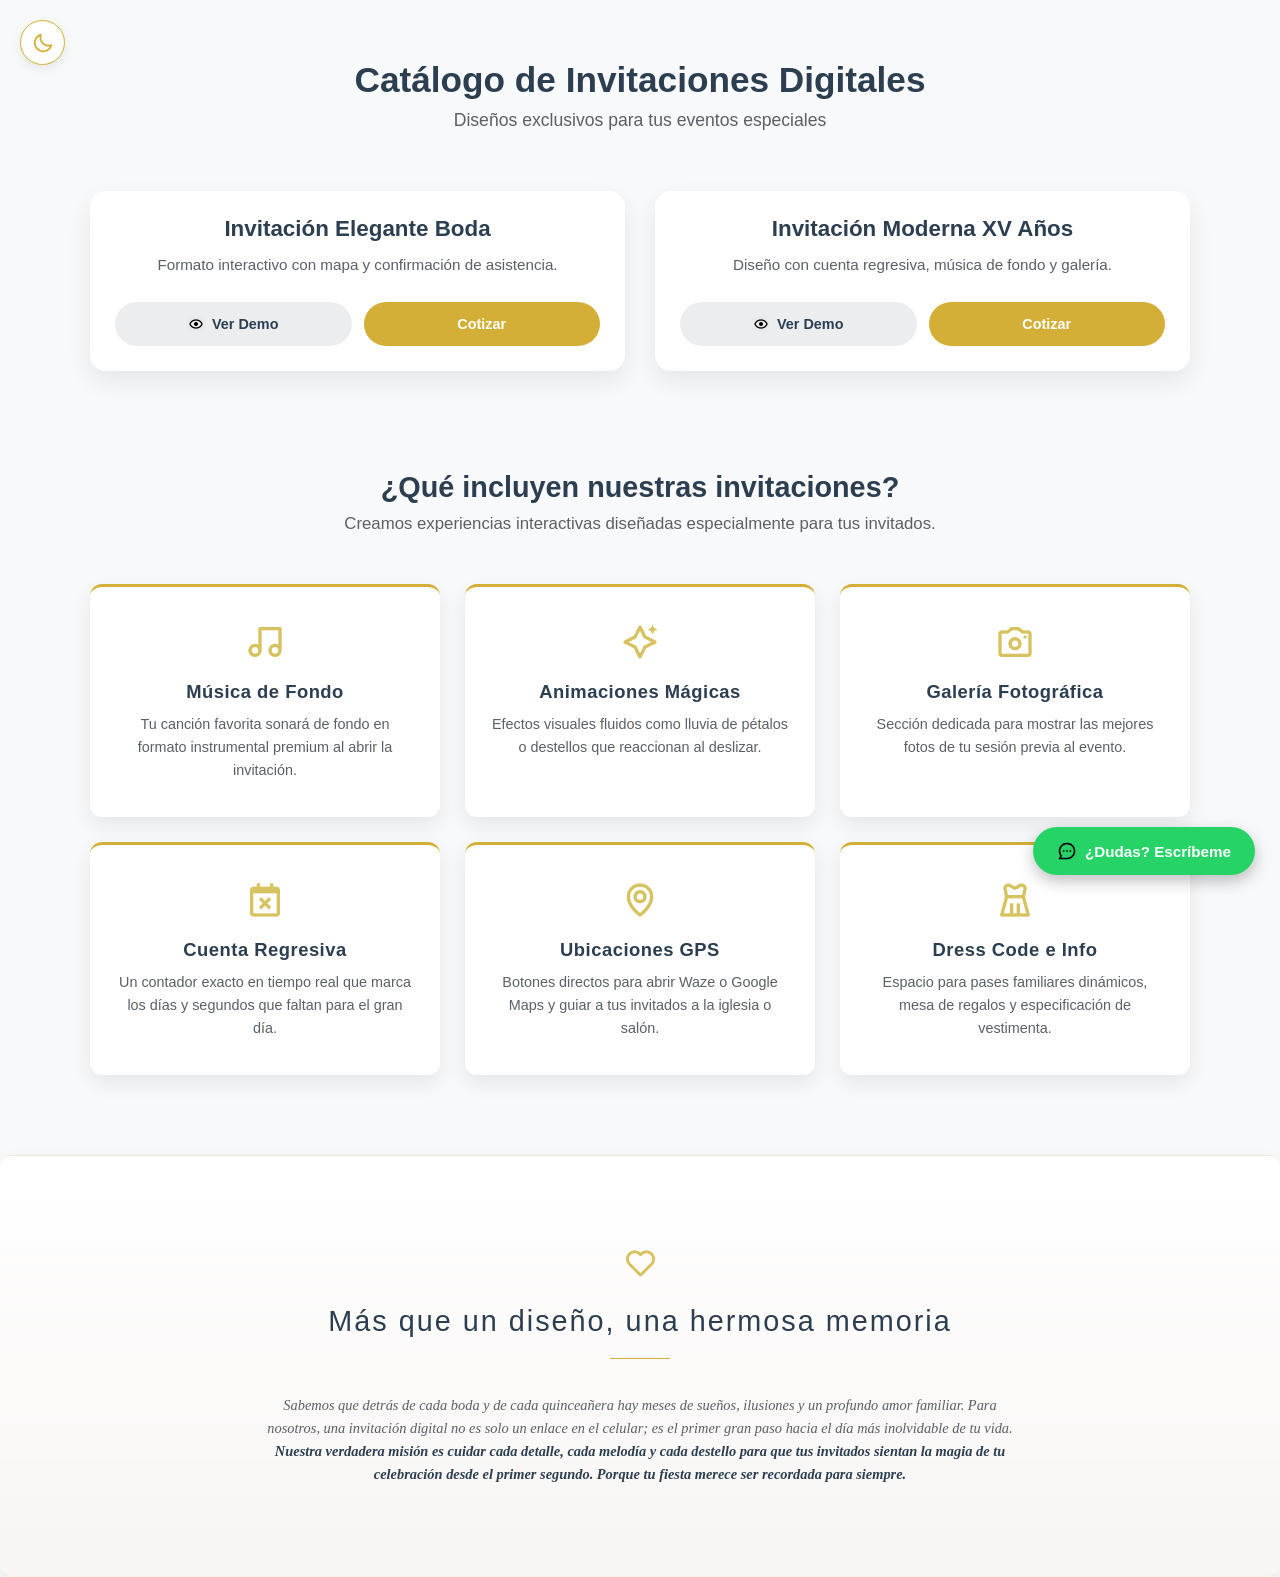
<file: index.html>
<!DOCTYPE html>
<html lang="es">
<head>
    <meta charset="UTF-8">
    <meta name="viewport" content="width=device-width, initial-scale=1.0">
    <title>Catálogo de Invitaciones Digitales</title>
    <link rel="stylesheet" href="styles.css"> <!-- Asegúrate de que el nombre coincida (style.css o styles.css) -->
</head>
<body>

    <!-- BOTÓN DE MODO OSCURO FLOTANTE SUPERIOR -->
    <button class="btn-modo-oscuro" onclick="toggleDarkMode()">
        <img src="img/luna.png" alt="Modo Oscuro" id="icono-modo">
    </button>

    <header class="encabezado">
        <h1>Catálogo de Invitaciones Digitales</h1>
        <p>Diseños exclusivos para tus eventos especiales</p>
    </header>

        <!-- CUADRÍCULA DE DEMOS ULTRA MINIMALISTA (SIN PORTADAS CONGELADAS) -->
    <main class="grid-catalogo">
        
        <!-- Tarjeta 1: Boda -->
        <div class="tarjeta-invitacion">
            <div class="info">
                <h3>Invitación Elegante Boda</h3>
                <p>Formato interactivo con mapa y confirmación de asistencia.</p>
                <div class="botones-contenedor">
                    <button class="btn-demo" onclick="abrirDemo('demos/demo-boda/index.html')">
                        <img src="img/ver.png" alt="Ver"> Ver Demo
                    </button>
                    <a href="https://wa.me" class="btn-ordenar" target="_blank">Cotizar</a>
                </div>
            </div>
        </div>

        <!-- Tarjeta 2: XV Años -->
        <div class="tarjeta-invitacion">
            <div class="info">
                <h3>Invitación Moderna XV Años</h3>
                <p>Diseño con cuenta regresiva, música de fondo y galería.</p>
                <div class="botones-contenedor">
                    <button class="btn-demo" onclick="abrirDemo('demos/demo-xv/index.html')">
                        <img src="img/ver.png" alt="Ver"> Ver Demo
                    </button>
                    <a href="https://wa.me" class="btn-ordenar" target="_blank">Cotizar</a>
                </div>
            </div>
        </div>

    </main>


    <!-- NUEVA SECCIÓN DE CARACTERÍSTICAS / DETALLES INCLUIDOS -->
    <section class="seccion-detalles">
        <h2>¿Qué incluyen nuestras invitaciones?</h2>
        <p class="sub-detalles">Creamos experiencias interactivas diseñadas especialmente para tus invitados.</p>
        
        <div class="grid-detalles">
            <!-- Detalle 1: Música -->
            <div class="tarjeta-detalle">
                <img src="img/musica-cat.png" alt="Música">
                <h4>Música de Fondo</h4>
                <p>Tu canción favorita sonará de fondo en formato instrumental premium al abrir la invitación.</p>
            </div>

            <!-- Detalle 2: Animaciones -->
            <div class="tarjeta-detalle">
                <img src="img/animacion.png" alt="Animaciones">
                <h4>Animaciones Mágicas</h4>
                <p>Efectos visuales fluidos como lluvia de pétalos o destellos que reaccionan al deslizar.</p>
            </div>

            <!-- Detalle 3: Galería -->
            <div class="tarjeta-detalle">
                <img src="img/galeria.png" alt="Galería">
                <h4>Galería Fotográfica</h4>
                <p>Sección dedicada para mostrar las mejores fotos de tu sesión previa al evento.</p>
            </div>

            <!-- Detalle 4: Cuenta Regresiva -->
            <div class="tarjeta-detalle">
                <img src="img/reloj-cat.png" alt="Reloj">
                <h4>Cuenta Regresiva</h4>
                <p>Un contador exacto en tiempo real que marca los días y segundos que faltan para el gran día.</p>
            </div>

            <!-- Detalle 5: Mapas GPS -->
            <div class="tarjeta-detalle">
                <img src="img/mapa-cat.png" alt="GPS">
                <h4>Ubicaciones GPS</h4>
                <p>Botones directos para abrir Waze o Google Maps y guiar a tus invitados a la iglesia o salón.</p>
            </div>

            <!-- Detalle 6: Código de Vestimenta -->
            <div class="tarjeta-detalle">
                <img src="img/gala-cat.png" alt="Dress Code">
                <h4>Dress Code e Info</h4>
                <p>Espacio para pases familiares dinámicos, mesa de regalos y especificación de vestimenta.</p>
            </div>
        </div>
    </section>

        <!-- SECCIÓN EMOCIONAL CON ID CORREGIDO -->
    <section class="seccion-emocional tarjeta-detalle">
        <div class="contenedor-emocional">
            <div class="icono-emocional">
                <!-- LE AGREGAMOS EL ID EXACTO AQUÍ -->
                <img src="img/corazon.png" alt="Corazón" id="icono-corazon">
            </div>
            <h2>Más que un diseño, una hermosa memoria</h2>
            <div class="linea-gala"></div>
            <p class="texto-emotivo">
                Sabemos que detrás de cada boda y de cada quinceañera hay meses de sueños, ilusiones y un profundo amor familiar. Para nosotros, una invitación digital no es solo un enlace en el celular; es el primer gran paso hacia el día más inolvidable de tu vida.
            </p>
            <p class="texto-emotivo enfatizado">
                Nuestra verdadera misión es cuidar cada detalle, cada melodía y cada destello para que tus invitados sientan la magia de tu celebración desde el primer segundo. Porque tu fiesta merece ser recordada para siempre.
            </p>
        </div>
    </section>




    <!-- VENTANA MODAL (Simulador de Celular) -->
    <div id="modalDemo" class="modal-overlay">
        <button class="btn-cerrar" onclick="cerrarDemo()">
            <img src="img/cerrar.png" alt="Cerrar">
        </button>
        <div class="modal-celular">
            <iframe id="iframeDemo" src="" frameborder="0"></iframe>
        </div>
    </div>

    <!-- BOTÓN WHATSAPP FLOTANTE -->
    <a href="https://wa.me" class="btn-whatsapp" target="_blank">
        <img src="img/mensaje.png" alt="Mensaje"> ¿Dudas? Escríbeme
    </a>

    <!-- SCRIPT DEL MODO OSCURO Y MODAL -->
    <script>
        function abrirDemo(urlInvitacion) {
            document.getElementById('iframeDemo').src = urlInvitacion;
            document.getElementById('modalDemo').classList.add('activo');
        }

        function cerrarDemo() {
            document.getElementById('modalDemo').classList.remove('activo');
            // Forzamos al iframe a ponerse en blanco al cerrar para que se reactive el cargador la próxima vez
            document.getElementById('iframeDemo').src = 'about:blank';
        }


        // Lógica de alternar entre modo claro y oscuro
        function toggleDarkMode() {
            document.body.classList.toggle('dark-mode');
            const icono = document.getElementById('icono-modo');
            if (document.body.classList.contains('dark-mode')) {
                icono.src = "img/sol.png"; // Cambia el icono a un sol si está oscuro
            } else {
                icono.src = "img/luna.png"; // Cambia a luna si está claro
            }
        }


                // DETECTOR INTERACTIVO DE SCROLL (SCROLL REVEAL)
        function verificarScroll() {
            // Selecciona todas las tarjetas del portafolio y características
            const elementos = document.querySelectorAll('.tarjeta-invitacion, .tarjeta-detalle');
            
            elementos.forEach(elemento => {
                const posicionElemento = elemento.getBoundingClientRect().top;
                const alturaPantalla = window.innerHeight * 0.92; // Se activa un poco antes de llegar al elemento
                
                // Si el elemento ya entró en la zona visible de la pantalla, se muestra
                if (posicionElemento < alturaPantalla) {
                    elemento.classList.add('visible');
                }
            });
        }

        // Escuchar el evento de movimiento del usuario y ejecutar al cargar la página
        window.addEventListener('scroll', verificarScroll);
        window.addEventListener('load', verificarScroll);

    </script>














<!-- Script de Protección Intelectual y Anticlón -->
<script>
    // Bloquear clic derecho (Menú de inspección básico)
    document.addEventListener('contextmenu', function(e) {
        e.preventDefault();
    });

    // Bloquear combinaciones de teclado de inspección (F12, Ctrl+Shift+I, Ctrl+U)
    document.addEventListener('keydown', function(e) {
        if (e.keyCode == 123 || 
            (e.ctrlKey && e.shiftKey && e.keyCode == 73) || 
            (e.ctrlKey && e.shiftKey && e.keyCode == 74) || 
            (e.ctrlKey && e.keyCode == 85)) {
            e.preventDefault();
            return false;
        }
    });
</script>











</body>





</html>
</file>
<file: styles.css>
/* ==========================================================================
   VARIABLES GLOBALES Y TIPO DE FUENTE
   ========================================================================== */
:root {
    /* Modo Claro (Por defecto) */
    --fondo-sitio: #f8f9fa;
    --fondo-tarjeta: #ffffff;
    --texto-principal: #2c3e50;
    --texto-secundario: #5a6065;
    --oro-botones: #d4af37;
    --oro-hover: #bfa030;
    --whatsapp-verde: #25d366;
    --sombra-premium: rgba(0, 0, 0, 0.08);
}

/* Reglas automáticas cuando se activa el Modo Oscuro vía JavaScript */
body.dark-mode {
    --fondo-sitio: #121212;
    --fondo-tarjeta: #1e1e1e;
    --texto-principal: #f8f9fa;
    --texto-secundario: #b3b3b3;
    --sombra-premium: rgba(0, 0, 0, 0.4);
}

body {
    font-family: 'Segoe UI', Tahoma, Geneva, Verdana, sans-serif;
    margin: 0;
    background-color: var(--fondo-sitio);
    color: var(--texto-principal);
    transition: background-color 0.3s ease, color 0.3s ease;
}

/* ==========================================================================
   BOTÓN MODO OSCURO (FLOTANTE SUPERIOR)
   ========================================================================== */
.btn-modo-oscuro {
    position: fixed;
    top: 20px;
    left: 20px;
    z-index: 1500;
    background-color: var(--fondo-tarjeta);
    border: 1px solid var(--oro-botones);
    width: 45px;
    height: 45px;
    border-radius: 50%;
    cursor: pointer;
    display: flex;
    justify-content: center;
    align-items: center;
    box-shadow: 0 4px 12px var(--sombra-premium);
    transition: transform 0.2s ease, background-color 0.3s ease;
}

.btn-modo-oscuro:hover {
    transform: scale(1.08);
}

.btn-modo-oscuro img {
    width: 22px;
    height: 22px;
    object-fit: contain;
}

/* ==========================================================================
   HEADER Y CUADRÍCULA DE INVITACIONES
   ========================================================================== */
.encabezado {
    text-align: center;
    padding: 60px 20px 40px 20px;
}

.encabezado h1 {
    font-size: 2.2rem;
    margin: 0 0 10px 0;
}

.encabezado p {
    color: var(--texto-secundario);
    margin: 0;
    font-size: 1.1rem;
}

.grid-catalogo {
    display: grid;
    grid-template-columns: repeat(auto-fit, minmax(320px, 1fr));
    gap: 30px;
    padding: 20px;
    max-width: 1100px;
    margin: 0 auto;
}

.tarjeta-invitacion {
    background-color: var(--fondo-tarjeta);
    border-radius: 16px;
    overflow: hidden;
    box-shadow: 0 10px 25px var(--sombra-premium);
    transition: transform 0.3s ease, box-shadow 0.3s ease, background-color 0.3s ease;
    text-align: center;
}

.tarjeta-invitacion:hover {
    transform: translateY(-5px);
    box-shadow: 0 15px 35px var(--sombra-premium);
}

.tarjeta-invitacion img {
    width: 100%;
    height: 300px;
    object-fit: cover;
    background-color: #eaeaea;
}

.info {
    padding: 25px;
}

.info h3 {
    margin: 0 0 12px 0;
    font-size: 1.4rem;
}

.info p {
    color: var(--texto-secundario);
    font-size: 0.95rem;
    margin: 0 0 25px 0;
    line-height: 1.5;
}

/* Botones de las tarjetas */
.botones-contenedor {
    display: flex;
    gap: 12px;
    justify-content: center;
}

.btn-demo, .btn-ordenar {
    flex: 1;
    padding: 14px 20px;
    text-decoration: none;
    border-radius: 30px;
    font-weight: bold;
    font-size: 0.9rem;
    cursor: pointer;
    border: none;
    display: inline-flex;
    align-items: center;
    justify-content: center;
    gap: 8px;
    transition: background-color 0.2s ease, transform 0.1s ease;
}

.btn-demo {
    background-color: #ebedef;
    color: #2c3e50;
}

body.dark-mode .btn-demo {
    background-color: #333333;
    color: #ffffff;
}

.btn-demo:hover {
    background-color: #d5dbdb;
}

body.dark-mode .btn-demo:hover {
    background-color: #444444;
}

.btn-demo img {
    width: 16px !important;
    height: 16px !important;
    object-fit: contain;
}

.btn-ordenar {
    background-color: var(--oro-botones);
    color: white;
}

.btn-ordenar:hover {
    background-color: var(--oro-hover);
}

/* ==========================================================================
   NUEVA SECCIÓN: DETALLES Y CARACTERÍSTICAS
   ========================================================================== */
.seccion-detalles {
    padding: 80px 20px;
    max-width: 1100px;
    margin: 0 auto;
    text-align: center;
}

.seccion-detalles h2 {
    font-size: 1.8rem;
    margin: 0 0 10px 0;
}

.sub-detalles {
    color: var(--texto-secundario);
    font-size: 1.05rem;
    margin: 0 0 50px 0;
}

.grid-detalles {
    display: grid;
    grid-template-columns: repeat(auto-fit, minmax(280px, 1fr));
    gap: 25px;
}

.tarjeta-detalle {
    background-color: var(--fondo-tarjeta);
    padding: 35px 25px;
    border-radius: 12px;
    box-shadow: 0 8px 20px var(--sombra-premium);
    text-align: center;
    border-top: 3px solid var(--oro-botones);
    transition: background-color 0.3s ease, transform 0.2s ease;
}

.tarjeta-detalle:hover {
    transform: translateY(-3px);
}

.tarjeta-detalle img {
    width: 40px;
    height: 40px;
    object-fit: contain;
    margin-bottom: 15px;
}

.tarjeta-detalle h4 {
    margin: 0 0 10px 0;
    font-size: 1.15rem;
    letter-spacing: 0.5px;
}

.tarjeta-detalle p {
    color: var(--texto-secundario);
    font-size: 0.9rem;
    line-height: 1.6;
    margin: 0;
}

/* ==========================================================================
   SIMULADOR DE CELULAR (MODAL) Y WHATSAPP FLOTANTE
   ========================================================================== */
.modal-overlay {
    position: fixed;
    top: 0;
    left: 0;
    width: 100%;
    height: 100%;
    background-color: rgba(0, 0, 0, 0.8);
    display: flex;
    justify-content: center;
    align-items: center;
    z-index: 2000;
    opacity: 0;
    pointer-events: none;
    transition: opacity 0.3s ease;
}

.modal-overlay.activo {
    opacity: 1;
    pointer-events: auto;
}

.modal-celular {
    position: relative;
    width: 360px;
    height: 720px;
    background: #000;
    border: 12px solid #222;
    border-radius: 36px;
    box-shadow: 0 25px 50px rgba(0,0,0,0.5);
    overflow: hidden;
}

.modal-celular iframe {
    width: 100%;
    height: 100%;
    background: white;
}

.btn-cerrar {
    position: fixed;
    top: 30px;
    right: 30px;
    background: transparent;
    border: none;
    cursor: pointer;
    z-index: 3000;
    transition: transform 0.2s ease;
}

.btn-cerrar:hover {
    transform: scale(1.1);
}

.btn-cerrar img {
    width: 40px;
    height: 40px;
    object-fit: contain;
}

.btn-whatsapp {
    position: fixed;
    bottom: 25px;
    right: 25px;
    background-color: var(--whatsapp-verde);
    color: white;
    padding: 14px 24px;
    border-radius: 50px;
    text-decoration: none;
    font-weight: bold;
    font-size: 0.95rem;
    box-shadow: 0 6px 16px rgba(0,0,0,0.25);
    z-index: 1000;
    display: inline-flex;
    align-items: center;
    gap: 8px;
    transition: transform 0.2s ease, box-shadow 0.2s ease;
}

.btn-whatsapp:hover {
    transform: scale(1.04);
    box-shadow: 0 8px 20px rgba(0,0,0,0.3);
}

.btn-whatsapp img {
    width: 20px;
    height: 20px;
    object-fit: contain;
}


/* ==========================================================================
   ALGORITMO DE SUAVIZADO HD PARA ICONOS DE ALTA RESOLUCIÓN
   ========================================================================== */
.btn-demo img, 
.btn-whatsapp img, 
.btn-modo-oscuro img,
.btn-cerrar img,
.tarjeta-detalle img,
.lista-incluye li img {
    /* Desactiva el filtro borroso pero mantiene los bordes curvos y suaves */
    image-rendering: -webkit-optimize-contrast !important; /* Optimización para Chrome/Celulares */
    image-rendering: crisp-edges !important;               /* Optimización para monitores premium */
    
    /* Evita que el navegador deforme la imagen al hacerla pequeña */
    object-fit: contain;
}



/* ==========================================================================
   SISTEMA DE FILTROS CROMÁTICOS MAESTRO CON IDENTIFICADORES ÚNICOS
   ========================================================================== */

/* 1. Solo invertimos los botones que originalmente son negros y ocupan pasar a blanco */
body.dark-mode .btn-demo img,
body.dark-mode .btn-whatsapp img {
    filter: invert(1) brightness(2) !important;
    transition: filter 0.3s ease;
}

/* 2. Forzar que la equis de cierre del simulador pase a blanco puro */
body.dark-mode .btn-cerrar img {
    filter: invert(100%) !important;
}

/* 3. ☀️ BLINDAJE PARA EL SOL / LUNA (USA EL ID #icono-modo) */
#icono-modo,
body.dark-mode #icono-modo {
    filter: none !important; /* Cero filtros matemáticos, mantiene su dorado original */
    background: transparent !important;
    box-shadow: none !important;
}

/* 4. 💖 BLINDAJE PARA EL CORAZÓN SENTIMENTAL (USA EL ID #icono-corazon) */
#icono-corazon,
body.dark-mode #icono-corazon {
    filter: none !important; /* Destruye cualquier filtro azul o inversión por completo */
    background: transparent !important;
    box-shadow: none !important;
    display: inline-block !important;
}

/* 5. 🌸 BLINDAJE PARA LAS 6 CARACTERÍSTICAS DEL PORTAFOLIO */
.grid-detalles .tarjeta-detalle img,
body.dark-mode .grid-detalles .tarjeta-detalle img {
    filter: none !important; /* Protege tus 6 iconos dorados de 256px */
    background: transparent !important;
    box-shadow: none !important;
}







/* ==========================================================================
   NUEVAS MEJORAS: ANIMACIONES DE ENTRADA (SCROLL REVEAL)
   ========================================================================== */

/* Animación base para que las tarjetas suban y aparezcan suavemente */
@keyframes fadeInUp {
    from {
        opacity: 0;
        transform: translateY(20px);
    }
    to {
        opacity: 1;
        transform: translateY(0);
    }
}

/* ==========================================================================
   SCROLL REVEAL CORREGIDO: MOVIMIENTO ASCENDENTE AMPLIO Y FLUIDO
   ========================================================================== */

/* Todos los elementos nacen ocultos y MUCHO más abajo para un recorrido dramático */
.tarjeta-invitacion, .tarjeta-detalle, .seccion-emocional {
    opacity: 0;
    transform: translateY(80px); /* Aumentado de 30px a 80px para que se note el subidón */
    transition: opacity 1.2s cubic-bezier(0.215, 0.610, 0.355, 1), 
                transform 1.2s cubic-bezier(0.215, 0.610, 0.355, 1) !important;
}

/* Esta clase se activa con JavaScript al bajar el scroll */
.tarjeta-invitacion.visible, .tarjeta-detalle.visible, .seccion-emocional.visible {
    opacity: 1;
    transform: translateY(0);
}

/* Forzar que el bloque sentimental tenga su animación súper poética y amplia */
.seccion-emocional.tarjeta-detalle {
    opacity: 0;
    transform: translateY(100px) !important; /* El bloque de texto sube aún más desde abajo */
}

.seccion-emocional.tarjeta-detalle.visible {
    opacity: 1;
    transform: translateY(0) !important;
}



/* Retrasos en cascada calculados al milisegundo para las tarjetas de abajo */
.grid-detalles .tarjeta-detalle:nth-child(1) { transition-delay: 0.0s; }
.grid-detalles .tarjeta-detalle:nth-child(2) { transition-delay: 0.15s; }
.grid-detalles .tarjeta-detalle:nth-child(3) { transition-delay: 0.3s; }
.grid-detalles .tarjeta-detalle:nth-child(4) { transition-delay: 0.45s; }
.grid-detalles .tarjeta-detalle:nth-child(5) { transition-delay: 0.6s; }
.grid-detalles .tarjeta-detalle:nth-child(6) { transition-delay: 0.75s; }

/* ==========================================================================
   NUEVAS MEJORAS: EFECTO DE CARGA ELEGANTE (SIMULADOR CELULAR)
   ========================================================================== */

/* Forzar un color de fondo de carga dentro del marco del celular */
.modal-celular {
    background-color: #1a1a1a !important; /* Evita el chispazo blanco antes de cargar el iframe */
    position: relative;
}

/* Spinner dorado giratorio que simula una carga de App Real */
.modal-celular::before {
    content: "";
    position: absolute;
    top: 50%;
    left: 50%;
    width: 40px;
    height: 40px;
    margin-top: -20px;
    margin-left: -20px;
    border: 3px solid rgba(212, 175, 55, 0.1);
    border-top: 3px solid var(--oro-botones);
    border-radius: 50%;
    animation: girarLoader 0.8s linear infinite;
    z-index: 1; /* Se dibuja detrás del iframe cuando este ya cargó */
}

@keyframes girarLoader {
    0% { transform: rotate(0deg); }
    100% { rotate: 360deg; }
}

/* Forzar al iframe a ocultarse de golpe si el modal no está activo */
.modal-celular iframe {
    position: relative;
    z-index: 2; /* Pasa por encima del cargador en cuanto tiene contenido */
    background: transparent;
    transition: opacity 0.3s ease;
}


/* ==========================================================================
   NUEVAS MEJORAS: SECCIÓN INTERACTIVA EMOCIONAL
   ========================================================================== */
.seccion-emocional {
    padding: 90px 24px;
    background: linear-gradient(180deg, var(--fondo-tarjeta) 0%, rgba(249, 235, 230, 0.3) 100%);
    text-align: center;
    border-top: 1px solid rgba(212, 175, 55, 0.15);
    border-bottom: 1px solid rgba(212, 175, 55, 0.15);
    transition: background 0.3s ease;
}

.contenedor-emocional {
    max-width: 750px;
    margin: 0 auto;
}

.icono-emocional img {
    width: 35px;
    height: 35px;
    object-fit: contain;
    margin-bottom: 20px;
    filter: invert(70%) sepia(20%) saturate(1000%) hue-rotate(5deg); /* Tono oro suave */
}

body.dark-mode .icono-emocional img {
    filter: invert(1) brightness(2) !important;
}

.seccion-emocional h2 {
    font-size: 1.8rem;
    font-weight: 400;
    letter-spacing: 2px;
    margin: 0 0 20px 0;
    color: var(--texto-principal);
}

.linea-gala {
    width: 60px;
    height: 1px;
    background-color: var(--oro-botones);
    margin: 0 auto 35px auto;
}

.texto-emotivo {
    font-family: Georgia, serif; /* Usamos una fuente con serifa clásica para el texto sentimental */
    font-size: 1.2rem;
    line-height: 1.8;
    color: var(--texto-secundario);
    margin-bottom: 20px;
    font-style: italic;
}

.texto-emotivo.enfatizado {
    font-weight: 600;
    color: var(--texto-principal);
    margin-bottom: 0;
}




/* Bloqueo de selección de texto y arrastre de imágenes */
body {
    -webkit-user-select: none; /* Safari */
    -moz-user-select: none;    /* Firefox */
    -ms-user-select: none;     /* IE10+ */
    user-select: none;         /* Estándar */
}


/* Blindaje limpio contra arrastre de iconos HD */
img {
    -webkit-user-drag: none; /* Compatible con el 99% de los navegadores y móviles */
}
</file>
